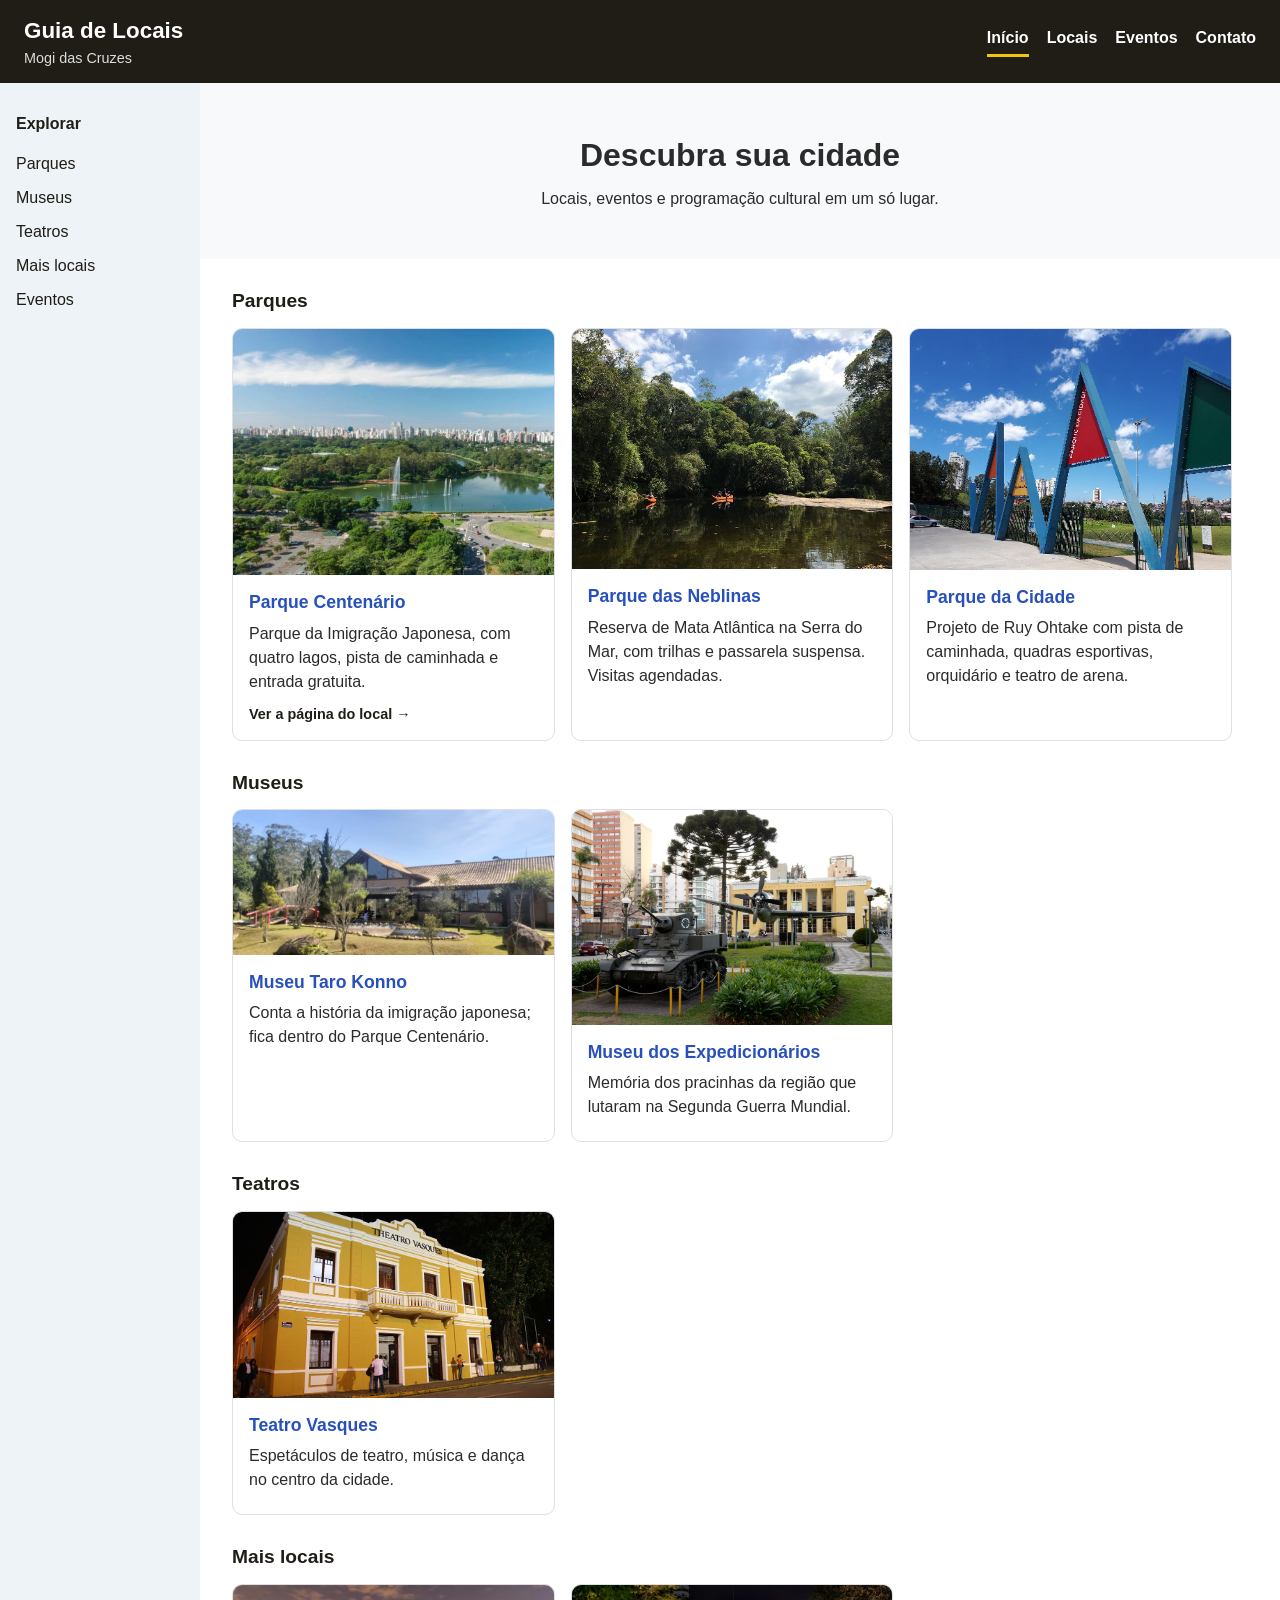
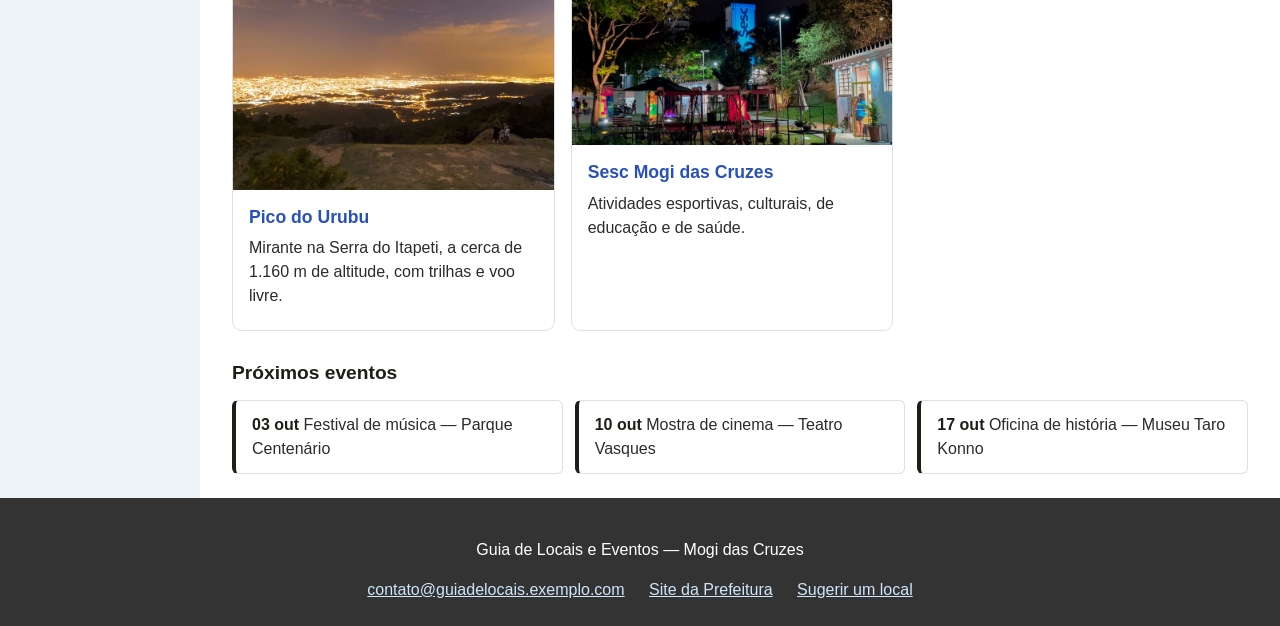
<file: index.html>
<!DOCTYPE html>
<!-- Página inicial do Guia de Locais de Mogi das Cruzes -->
<html lang="pt-BR"> <!-- lang informa o idioma (ajuda leitores de tela e tradutores) -->
<head>
  <meta charset="UTF-8"> <!-- permite acentos e "ç" -->
  <!-- ESSENCIAL PARA RESPONSIVIDADE: faz o celular usar a largura real da tela -->
  <meta name="viewport" content="width=device-width, initial-scale=1">
  <title>Guia de Locais — Mogi das Cruzes</title>
  <link rel="stylesheet" href="css/style.css"> <!-- liga o arquivo de estilos -->
</head>
<body>


  <!-- CABEÇALHO: título do site + menu (organizado com Flexbox no CSS) -->
  <header class="cabecalho">
    <div class="titulo">
      <h1>Guia de Locais</h1>
      <p>Mogi das Cruzes</p>
    </div>
    <nav class="menu" aria-label="Menu principal">
      <a href="index.html" class="ativo">Início</a>
      <a href="index.html#parques" >Locais</a>
      <a href="index.html#eventos">Eventos</a>
      <a href="index.html#rodape">Contato</a>
    </nav>
  </header>


  <!-- .pagina vira uma GRID de 2 colunas no computador (lateral + conteúdo) -->
  <div class="pagina">

    <!-- BARRA LATERAL: só aparece em telas grandes -->
    <aside class="barra-lateral">
      <h2>Explorar</h2>

      <ul>
        <li><a href="#parques">Parques</a></li>
        <li><a href="#museus">Museus</a></li>
        <li><a href="#teatros">Teatros</a></li>
        <li><a href="#mais-locais">Mais locais</a></li>
        <li><a href="#eventos">Eventos</a></li>

      </ul>
    </aside>



    <main>
      <!-- Faixa de boas-vindas -->
      <section class="faixa-boas-vindas">
        <h2>Descubra sua cidade</h2>
        <p>Locais, eventos e programação cultural em um só lugar.</p>
      </section>

      <div class="conteudo">


    <h2 class="categoria" id="parques">Parques</h2>

    <div class="lista-cartoes">
      <!-- Cartão: Parque Centenário -->
      <article class="cartao">
        <img src="imagens/parque cetenario.jpg" alt="Ilustração: Parque Centenário">
        <div class="texto"><h3>Parque Centenário</h3><p>Parque da Imigração Japonesa, com quatro lagos, pista de caminhada e entrada gratuita.</p><a class="ver-mais" href="local-parque-centenario.html">Ver a página do local →</a></div>
      </article>
      <!-- Cartão: Parque das Neblinas -->
      <article class="cartao">
        <img src="imagens/canoagem-acervo-ecofuturo.jpg" alt="Ilustração: Parque das Neblinas">
        <div class="texto"><h3>Parque das Neblinas</h3><p>Reserva de Mata Atlântica na Serra do Mar, com trilhas e passarela suspensa. Visitas agendadas.</p></div>
      </article>
      <!-- Cartão: Parque da Cidade -->
      <article class="cartao">
        <img src="imagens/parque_da_cidade.jpg" alt="Ilustração: Parque da Cidade">
        <div class="texto"><h3>Parque da Cidade</h3><p>Projeto de Ruy Ohtake com pista de caminhada, quadras esportivas, orquidário e teatro de arena.</p></div>
      </article>
    </div>


    <h2 class="categoria" id="museus">Museus</h2>
    
    <div class="lista-cartoes">
      <!-- Cartão: Museu Taro Konno -->
      <article class="cartao">
        <img src="imagens/parque_toro_konnon.jpeg" alt="Ilustração: Museu Taro Konno">
        <div class="texto"><h3>Museu Taro Konno</h3><p>Conta a história da imigração japonesa; fica dentro do Parque Centenário.</p></div>
      </article>
      <!-- Cartão: Museu dos Expedicionários -->
      <article class="cartao">
        <img src="imagens/museu-do-expedicionario.webp" alt="Ilustração: Museu dos Expedicionários">
        <div class="texto"><h3>Museu dos Expedicionários</h3><p>Memória dos pracinhas da região que lutaram na Segunda Guerra Mundial.</p></div>
      </article>
    </div>


    <h2 class="categoria" id="teatros">Teatros</h2>
    <div class="lista-cartoes">
      <!-- Cartão: Teatro Vasques -->
      <article class="cartao">
        <img src="imagens/teatro_vasque.jpg" alt="Ilustração: Teatro Vasques">
        <div class="texto"><h3>Teatro Vasques</h3><p>Espetáculos de teatro, música e dança no centro da cidade.</p></div>
      </article>
    </div>


    <h2 class="categoria" id="mais-locais">Mais locais</h2>
    <div class="lista-cartoes">
      <!-- Cartão: Pico do Urubu -->
      <article class="cartao">
        <img src="imagens/pico_urubu.webp" alt="Ilustração: Pico do Urubu">
        <div class="texto"><h3>Pico do Urubu</h3><p>Mirante na Serra do Itapeti, a cerca de 1.160 m de altitude, com trilhas e voo livre.</p></div>
      </article>
      <!-- Cartão: Sesc Mogi das Cruzes -->
      <article class="cartao">
        <img src="imagens/sesc_mogi.png" alt="Ilustração: Sesc Mogi das Cruzes">
        <div class="texto"><h3>Sesc Mogi das Cruzes</h3><p>Atividades esportivas, culturais, de educação e de saúde.</p></div>
      </article>
    </div>


    <!-- EVENTOS (exemplos ilustrativos — datas fictícias para o exercício) -->
    <h2 class="categoria" id="eventos">Próximos eventos</h2>
    <div class="lista-eventos">
      <div class="evento"><strong>03 out</strong> Festival de música <span>— Parque Centenário</span></div>
      <div class="evento"><strong>10 out</strong> Mostra de cinema <span>— Teatro Vasques</span></div>
      <div class="evento"><strong>17 out</strong> Oficina de história <span>— Museu Taro Konno</span></div>
    </div>


      </div><!-- fim .conteudo -->
    </main>
  </div><!-- fim .pagina -->


  <!-- RODAPÉ -->
  <footer class="rodape" id="rodape">
    <p>Guia de Locais e Eventos — Mogi das Cruzes</p>
    <a href="mailto:contato@guiadelocais.exemplo.com">contato@guiadelocais.exemplo.com</a>
    <a href="https://www.mogidascruzes.sp.gov.br" target="_blank" rel="noopener">Site da Prefeitura</a>
    <a href="mailto:contato@guiadelocais.exemplo.com?subject=Sugestão de local">Sugerir um local</a>
  </footer>


</body>
</html>
</file>
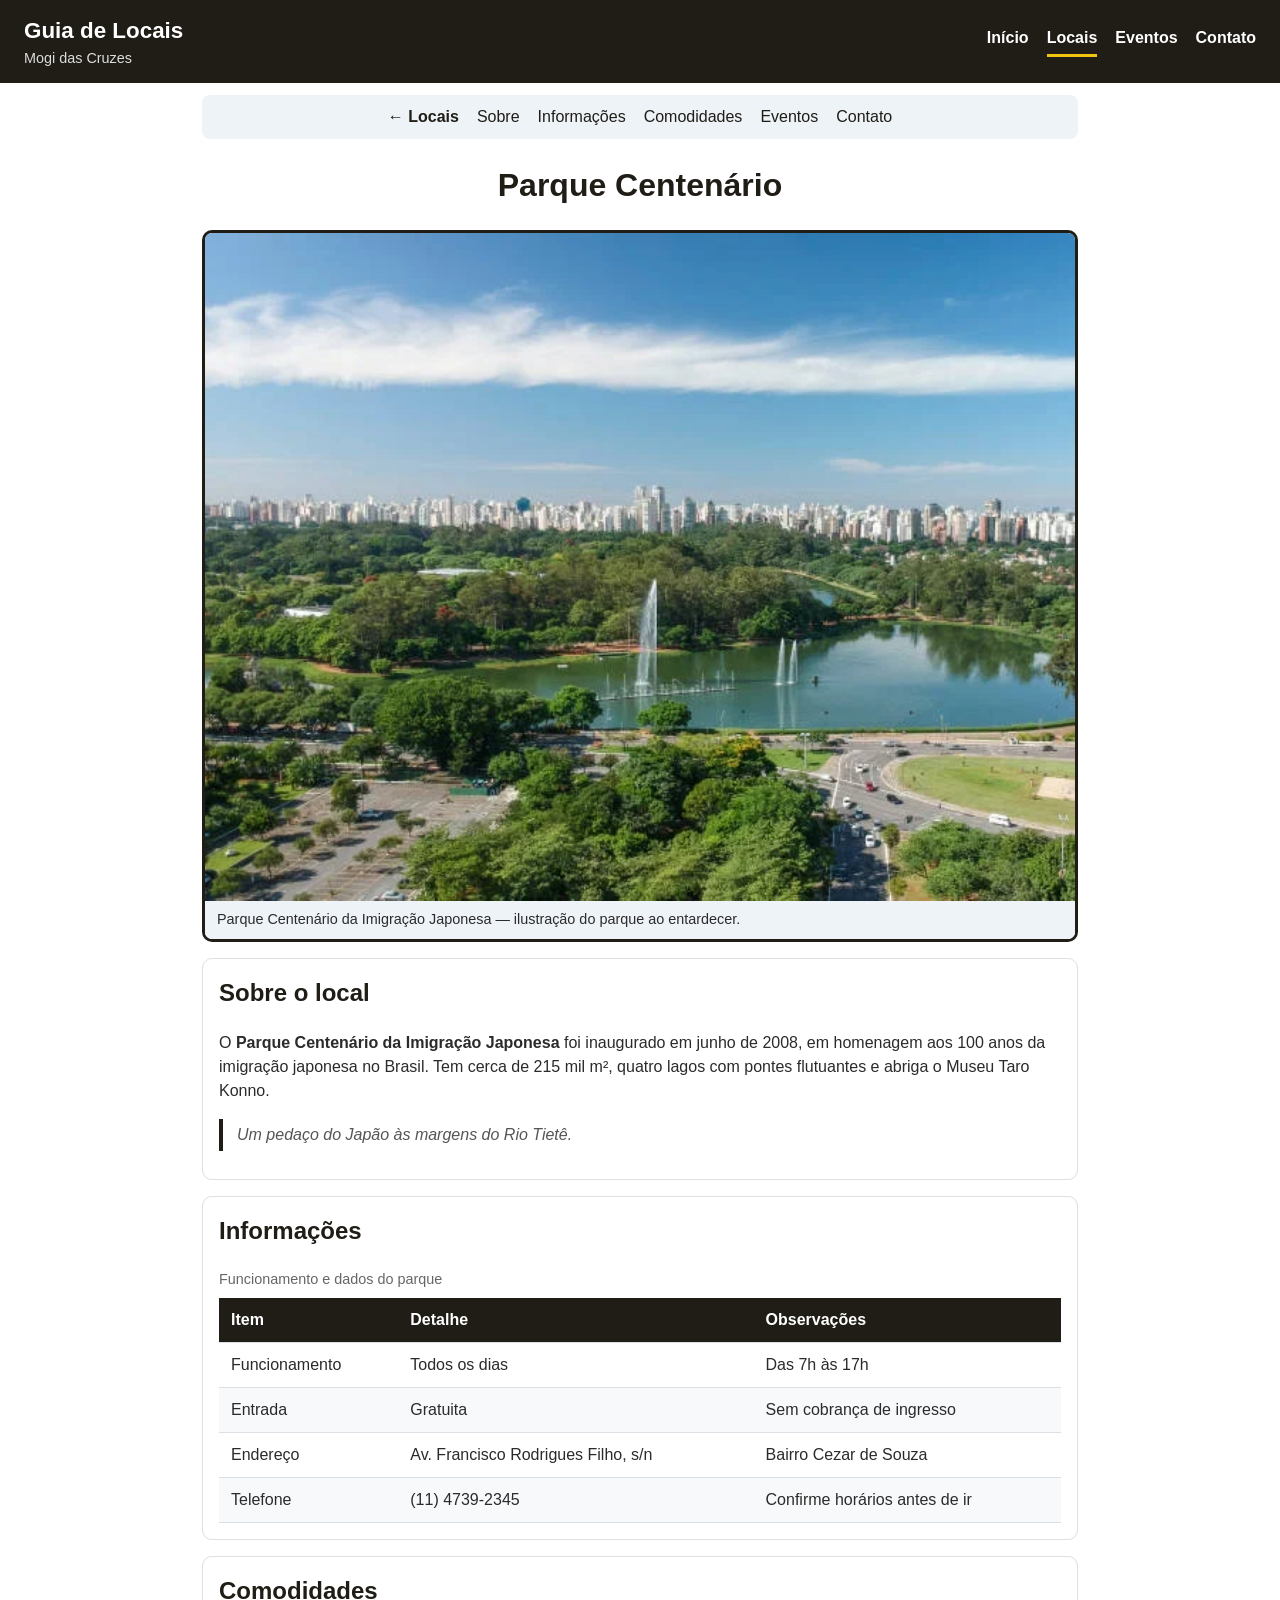
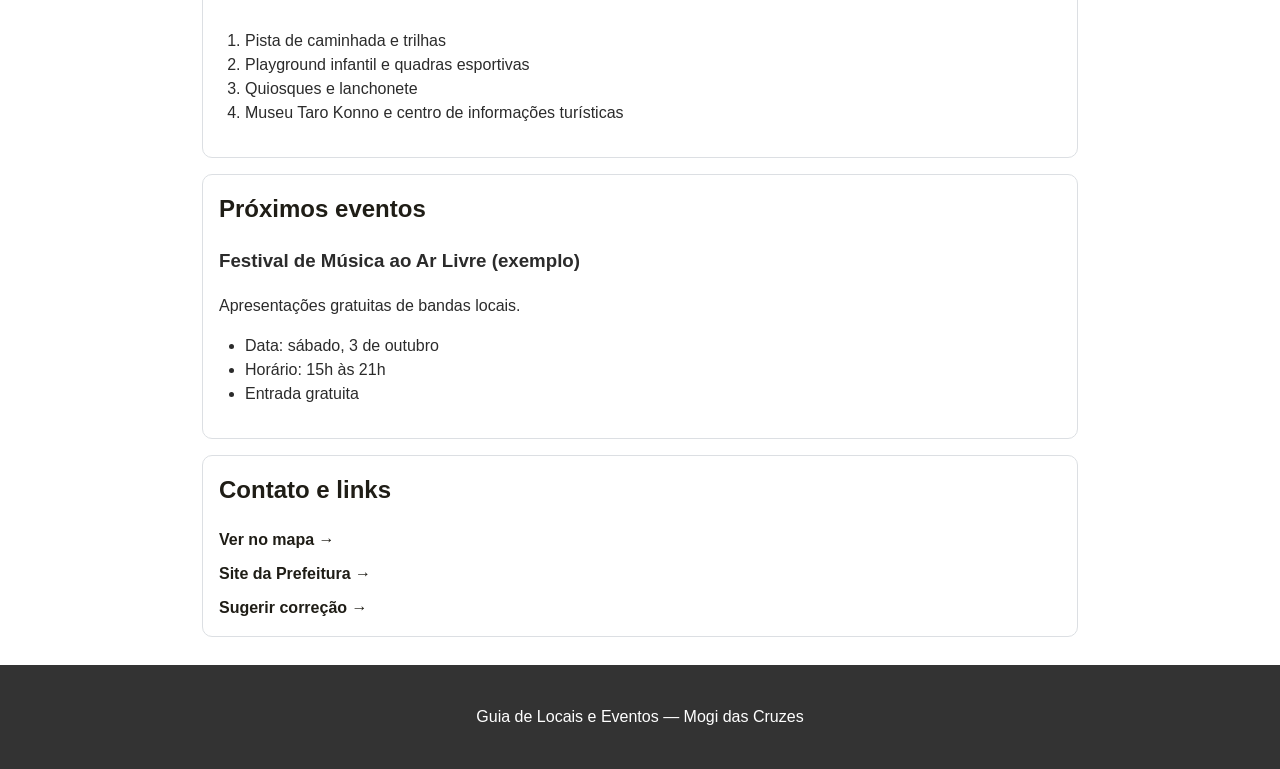
<file: local-parque-centenario.html>
<!DOCTYPE html>
<!-- Página interna: detalhes de UM local (Parque Centenário) -->
<html lang="pt-BR">
<head>
  <meta charset="UTF-8">
  <meta name="viewport" content="width=device-width, initial-scale=1">
  <title>Parque Centenário — Guia de Locais</title>
  <link rel="stylesheet" href="css/style.css">
</head>
<body>
  <header class="cabecalho">
    <div class="titulo"><h1>Guia de Locais</h1><p>Mogi das Cruzes</p></div>
    <nav class="menu" aria-label="Menu principal">
      <a href="index.html" >Início</a>
      <a href="index.html#parques" class="ativo">Locais</a>
      <a href="index.html#eventos">Eventos</a>
      <a href="index.html#rodape">Contato</a>
    </nav>
  </header>

  <main class="pagina-local">
    <!-- Sub-menu: atalhos que "pulam" para cada seção abaixo (usam o id de cada seção) -->
    <nav class="submenu" aria-label="Nesta página">
      <a href="index.html#parques">← Locais</a>
      <a href="#sobre">Sobre</a>
      <a href="#informacoes">Informações</a>
      <a href="#comodidades">Comodidades</a>
      <a href="#eventos">Eventos</a>
      <a href="#contato">Contato</a>
    </nav>

    <h1>Parque Centenário</h1>

    <!-- Imagem principal com legenda (figure + figcaption = imagem com texto associado) -->
    <figure class="destaque">
      <img src="imagens/parque cetenario.jpg" alt="Ilustração do Parque Centenário ao entardecer, com árvores e um lago">
      <figcaption>Parque Centenário da Imigração Japonesa — ilustração do parque ao entardecer.</figcaption>
    </figure>

    <section class="secao" id="sobre">
      <h2>Sobre o local</h2>
      <p>O <strong>Parque Centenário da Imigração Japonesa</strong> foi inaugurado em junho de 2008, em homenagem aos 100 anos da imigração japonesa no Brasil. Tem cerca de 215 mil m², quatro lagos com pontes flutuantes e abriga o Museu Taro Konno.</p>
      <blockquote>Um pedaço do Japão às margens do Rio Tietê.</blockquote>
    </section>

    <section class="secao" id="informacoes">
      <h2>Informações</h2>
      <!-- Envelope de rolagem: no celular a tabela desliza para o lado em vez de ser cortada -->
      <div class="tabela-rolavel">
        <table>
          <caption>Funcionamento e dados do parque</caption>
          <thead><tr><th>Item</th><th>Detalhe</th><th>Observações</th></tr></thead>
          <tbody>
            <tr><td>Funcionamento</td><td>Todos os dias</td><td>Das 7h às 17h</td></tr>
            <tr><td>Entrada</td><td>Gratuita</td><td>Sem cobrança de ingresso</td></tr>
            <tr><td>Endereço</td><td>Av. Francisco Rodrigues Filho, s/n</td><td>Bairro Cezar de Souza</td></tr>
            <tr><td>Telefone</td><td>(11) 4739-2345</td><td>Confirme horários antes de ir</td></tr>
          </tbody>
        </table>
      </div>
    </section>

    <section class="secao" id="comodidades">
      <h2>Comodidades</h2>
      <ol>
        <li>Pista de caminhada e trilhas</li>
        <li>Playground infantil e quadras esportivas</li>
        <li>Quiosques e lanchonete</li>
        <li>Museu Taro Konno e centro de informações turísticas</li>
      </ol>
    </section>

    <section class="secao" id="eventos">
      <h2>Próximos eventos</h2>
      <h3>Festival de Música ao Ar Livre (exemplo)</h3>
      <p>Apresentações gratuitas de bandas locais.</p>
      <ul>
        <li>Data: sábado, 3 de outubro</li>
        <li>Horário: 15h às 21h</li>
        <li>Entrada gratuita</li>
      </ul>
    </section>

    <section class="secao" id="contato">
      <h2>Contato e links</h2>
      <div class="links-contato">
        <a href="https://www.google.com/maps/search/?api=1&query=Parque+Centenário+da+Imigração+Japonesa+Mogi+das+Cruzes" target="_blank" rel="noopener">Ver no mapa →</a>
        <a href="https://www.mogidascruzes.sp.gov.br" target="_blank" rel="noopener">Site da Prefeitura →</a>
        <a href="mailto:contato@guiadelocais.exemplo.com?subject=Correção: Parque Centenário">Sugerir correção →</a>
      </div>
    </section>
  </main>

  <footer class="rodape" id="rodape"><p>Guia de Locais e Eventos — Mogi das Cruzes</p></footer>
</body>
</html>
</file>
<file: css/style.css>
/* ==========================================================================
   GUIA DE LOCAIS — MOGI DAS CRUZES  |  Folha de estilos (CSS)
   --------------------------------------------------------------------------
   O QUE É ESTE ARQUIVO?
   O HTML define O QUE aparece na página (textos, imagens, links).
   O CSS define COMO aparece (cores, tamanhos, posições).

   ESTRATÉGIA "MOBILE-FIRST" (celular primeiro):
   1) Escrevemos primeiro o visual do CELULAR (tudo em uma coluna).
   2) No final, usamos @media (media queries) para dizer:
      "se a tela for maior, reorganize assim".
   3 técnicas de layout usadas:
      - FLEXBOX: alinha itens em UMA direção (cabeçalho, menu, cartões).
      - GRID: organiza em LINHAS e COLUNAS (página com barra lateral).
      - MEDIA QUERIES: mudam o layout conforme a largura da tela.
   ========================================================================== */

/* ---------- 1. VARIÁVEIS DE COR ----------
   Guardamos as cores em "apelidos". Para mudar a cor do site inteiro,
   basta alterar aqui, em um só lugar. */
:root {
  --azul-escuro: #1F1D16;   /* cabeçalho e títulos */
  --azul-claro:  #2850BC;   /* links dos cartões */
  --amarelo:     #f1c40f;   /* sublinhado do menu ativo */
  --fundo-suave: #f8f9fb;   /* fundo da faixa de boas-vindas */
  --fundo-lateral:#eef3f8;  /* fundo da barra lateral */
  --texto:       #2b2b2b;   /* cor do texto normal */
  --borda:       #dcdfe3;   /* contornos leves */
}

/* ---------- 2. AJUSTES GERAIS ---------- */
* { box-sizing: border-box; }  /* padding e borda passam a contar DENTRO da largura — evita "estouros" */
body {
  margin: 0;                                  /* tira a margem padrão do navegador */
  font-family: "Segoe UI", Arial, sans-serif; /* fonte do site */
  color: var(--texto);
  line-height: 1.5;                           /* espaço entre linhas, facilita a leitura */
}
img, svg { max-width: 100%; height: auto; display: block; } /* imagens nunca passam da tela */
a { color: var(--azul-escuro); }

/* ---------- 3. CABEÇALHO E MENU (FLEXBOX) ----------
   No celular: título em cima, menu embaixo (flex-direction: column). */
.cabecalho {
  background: var(--azul-escuro);
  color: #fff;
  padding: 16px 20px;
  display: flex;
  flex-direction: column;   /* itens empilhados */
  align-items: center;      /* centralizados */
  gap: 10px;                /* espaço entre título e menu */
}
.cabecalho h1 { margin: 0; font-size: 1.4rem; }
.cabecalho p  { margin: 0; font-size: .9rem; opacity: .85; }

.menu {
  display: flex;            /* liga o flexbox: links lado a lado */
  flex-wrap: wrap;          /* se não couber, quebra para a linha de baixo */
  gap: 18px;
}
.menu a {
  color: #fff;
  text-decoration: none;
  font-weight: 600;
  padding-bottom: 4px;
  border-bottom: 3px solid transparent; /* borda invisível, reserva o espaço */
}
.menu a.ativo { border-bottom-color: var(--amarelo); } /* página atual = sublinhado amarelo */

/* ---------- 4. ÁREA PRINCIPAL ----------
   No celular a barra lateral fica escondida (o menu de cima já basta). */
.barra-lateral { display: none; }

/* criando animacao da barra menu lateral*/
.barra-lateral a:hover {
  background-color: #2850BC;
  display: flex;
  transition: 1s;
  padding: 5px 10px;
  border: none;
  border-radius: 5px;
  cursor: pointer;  
  color: white;
}

.faixa-boas-vindas {
  background: var(--fundo-suave);
  text-align: center;
  padding: 48px 20px;
}
.faixa-boas-vindas h2 { font-size: 2rem; margin: 0 0 8px; }
.faixa-boas-vindas p  { margin: 0; }

.conteudo { padding: 0 20px 20px; }
.conteudo h2.categoria { color: var(--azul-escuro); font-size: 1.2rem; margin: 28px 0 12px; }

/* ---------- 5. CARTÕES DE LOCAIS (FLEXBOX) ----------
   .lista-cartoes é a "caixa" e cada .cartao é um item dentro dela.
   No celular: 1 cartão por linha, ocupando toda a largura. */
.lista-cartoes {
  display: flex;
  flex-wrap: wrap;   /* permite quebrar linha quando faltar espaço */
  gap: 16px;
}
.cartao {
  flex: 1 1 100%;    /* crescer, encolher, base = 100% da largura (1 por linha) */
  border: 1px solid var(--borda);
  border-radius: 10px;
  overflow: hidden;  /* corta a imagem nos cantos arredondados */
  background: #fff;
  display: flex;
  flex-direction: column;
}
/*usando hover nos cartaoes para melhor visualização*/
.lista-cartoes  article:hover{
  background-color: #eef3f8;
  color: rgb(0, 0, 0);
  transition: 1s;
  padding: 5px 10px;
  border-radius: 5px;
  cursor: pointer;  
  


}
.cartao img { width: 100%; }
.cartao .texto { padding: 14px 16px; }
.cartao h3 { margin: 0 0 6px; font-size: 1.1rem; color: var(--azul-claro); }
.cartao p  { margin: 0 0 8px; }
.cartao a.ver-mais { font-weight: 700; font-size: .9rem; text-decoration: none; }

/* ---------- 6. PRÓXIMOS EVENTOS ---------- */
.lista-eventos { display: flex; flex-wrap: wrap; gap: 12px; }
.evento {
  flex: 1 1 100%;
  border: 1px solid var(--borda);
  border-left: 4px solid var(--azul-escuro); /* faixa azul à esquerda */
  border-radius: 6px;
  padding: 12px 16px;
}
.evento strong { color: var(--azul-escuro); }

/* ---------- 7. RODAPÉ ---------- */
.rodape {
  background: #333;
  color: #fff;
  text-align: center;
  padding: 24px 20px;
}
.rodape a { color: #cfe6fb; margin: 0 10px; display: inline-block; }

/* ---------- 8. PÁGINA INTERNA DE UM LOCAL ---------- */
.pagina-local { padding: 12px; max-width: 900px; margin: 0 auto; }
.pagina-local h1 { text-align: center; color: var(--azul-escuro); }

/* Sub-menu com atalhos para as seções da mesma página (flexbox) */
.submenu {
  display: flex; flex-wrap: wrap; justify-content: center; gap: 6px 18px;
  background: var(--fundo-lateral); border-radius: 8px; padding: 10px;
}
.submenu a { text-decoration: none; }
.submenu a:first-child { font-weight: 700; }

.secao {
  border: 1px solid var(--borda); border-radius: 10px;
  padding: 16px; margin: 16px 0; background: #fff;
}
.secao h2 { margin-top: 0; color: var(--azul-escuro); }

figure.destaque { margin: 16px 0; border: 3px solid var(--azul-escuro); border-radius: 10px; overflow: hidden; }
figure.destaque figcaption { background: var(--fundo-lateral); padding: 8px 12px; font-size: .9rem; }

blockquote { margin: 12px 0; padding: 4px 14px; border-left: 4px solid var(--azul-escuro); color: #555; font-style: italic; }

/* TABELA: o "envelope" .tabela-rolavel cria uma rolagem lateral no celular,
   assim a tabela nunca é cortada nem alarga a página. */
.tabela-rolavel { overflow-x: auto; }
table { border-collapse: collapse; width: 100%; min-width: 480px; }
th { background: var(--azul-escuro); color: #fff; text-align: left; }
th, td { padding: 10px 12px; border-bottom: 1px solid var(--borda); }
tbody tr:nth-child(even) { background: var(--fundo-suave); } /* linhas alternadas ("zebra") */
caption { text-align: left; color: #666; font-size: .9rem; padding-bottom: 8px; }

/* Listas: padding-left dá espaço para números/bolinhas ficarem DENTRO do cartão */
.secao ol, .secao ul { padding-left: 26px; }
.links-contato { display: flex; flex-direction: column; gap: 10px; }
.links-contato a { font-weight: 700; text-decoration: none; }

/* ==========================================================================
   9. MEDIA QUERIES — "a partir de tal largura, faça diferente"
   ========================================================================== */

/* TABLET (a partir de 600px): cartões passam a ter 2 por linha */
@media (min-width: 600px) {
  .cartao { flex: 1 1 calc(50% - 16px); }   /* metade da largura, descontando o espaço */
  .evento { flex: 1 1 calc(50% - 12px); }
}

/* COMPUTADOR (a partir de 900px): cabeçalho em linha e barra lateral aparece */
@media (min-width: 900px) {
  /* Cabeçalho: título à esquerda, menu à direita */
  .cabecalho { flex-direction: row; justify-content: space-between; padding: 14px 24px; }
  .cabecalho .titulo { text-align: left; }

  /* GRID: a página vira 2 colunas — 200px fixos (lateral) + o resto (conteúdo) */
  .pagina {
    display: grid;
    grid-template-columns: 200px 1fr;
  }
  .barra-lateral {
    display: block;
    background: var(--fundo-lateral);
    padding: 16px;
  }
  .barra-lateral h2 { font-size: 1rem; color: var(--azul-escuro); }
  .barra-lateral ul { list-style: none; padding: 0; }
  .barra-lateral li { margin: 10px 0; }
  .barra-lateral a { text-decoration: none; }

  /* 3 cartões por linha */
  .cartao { flex: 0 1 calc(33.333% - 16px); }
  .lista-cartoes { justify-content: flex-start; }
  .evento { flex: 1 1 calc(33.333% - 12px); }
  .conteudo { padding: 0 32px 24px; }
}
</file>
